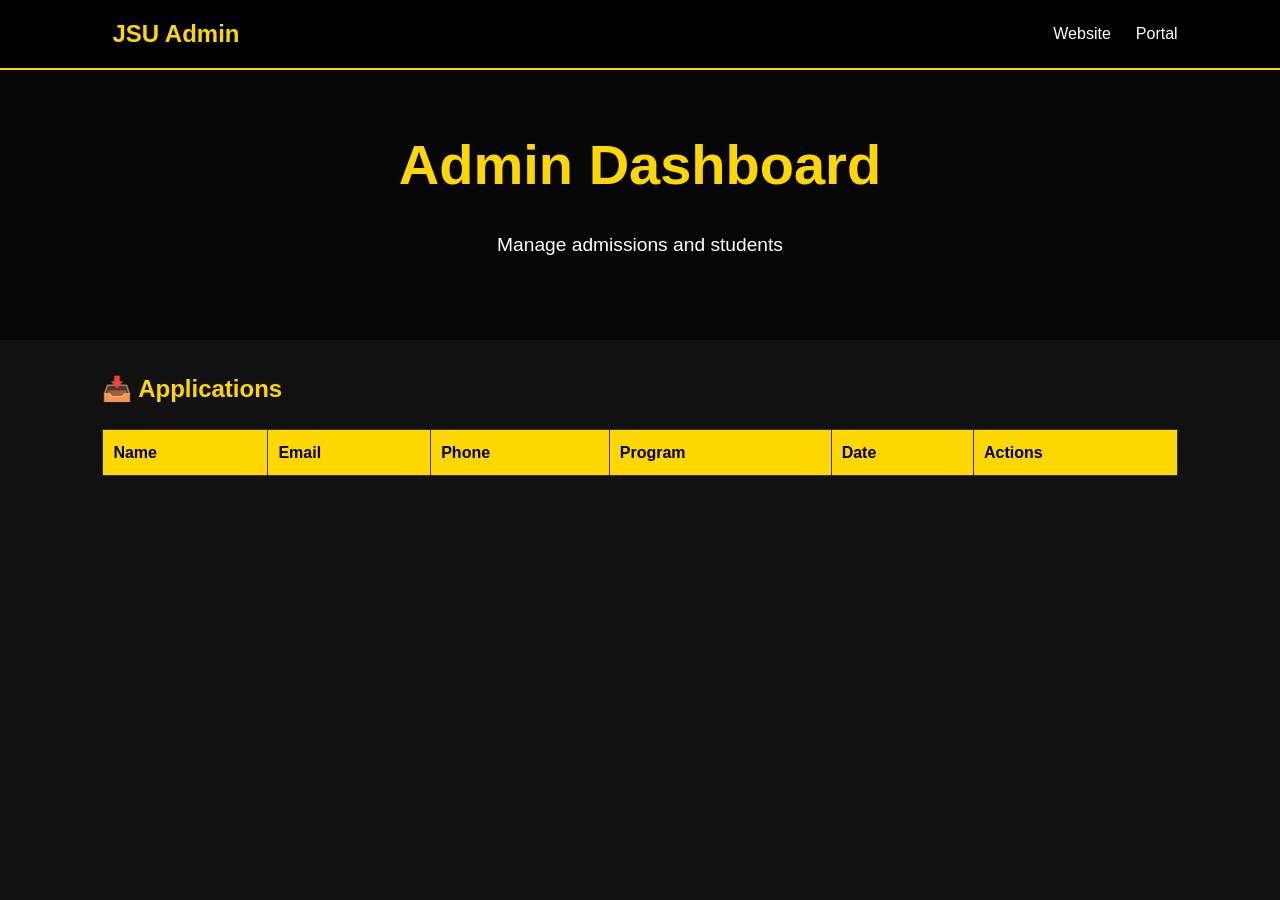
<file: admin.html>
<!DOCTYPE html>
<html lang="en">
<head>
<meta charset="UTF-8">
<meta name="viewport" content="width=device-width, initial-scale=1.0">
<title>Admin Dashboard | JS University</title>

<link rel="stylesheet" href="css/style.css">

<style>
.admin-container{
    padding:30px 8%;
}

.table{
    width:100%;
    border-collapse:collapse;
    margin-top:20px;
}

.table th, .table td{
    border:1px solid #333;
    padding:10px;
    text-align:left;
}

.table th{
    background:gold;
    color:black;
}

.btn-small{
    padding:6px 10px;
    font-size:12px;
    margin:2px;
}
</style>

</head>

<body>

<header>
    <nav class="navbar">
        <div class="logo">
            <i class="fas fa-crown"></i>
            <span>JSU Admin</span>
        </div>

        <ul class="nav-links">
            <li><a href="index.html">Website</a></li>
            <li><a href="portal.html">Portal</a></li>
        </ul>
    </nav>
</header>

<section class="hero">
    <div class="hero-content">
        <h1>Admin Dashboard</h1>
        <p>Manage admissions and students</p>
    </div>
</section>

<section class="admin-container">

<h2 style="color:gold;">📥 Applications</h2>

<table class="table" id="applicationsTable">
    <thead>
        <tr>
            <th>Name</th>
            <th>Email</th>
            <th>Phone</th>
            <th>Program</th>
            <th>Date</th>
            <th>Actions</th>
        </tr>
    </thead>
    <tbody></tbody>
</table>


</section>

<script src="js/admin.js"></script>

</body>
  </html>
</file>
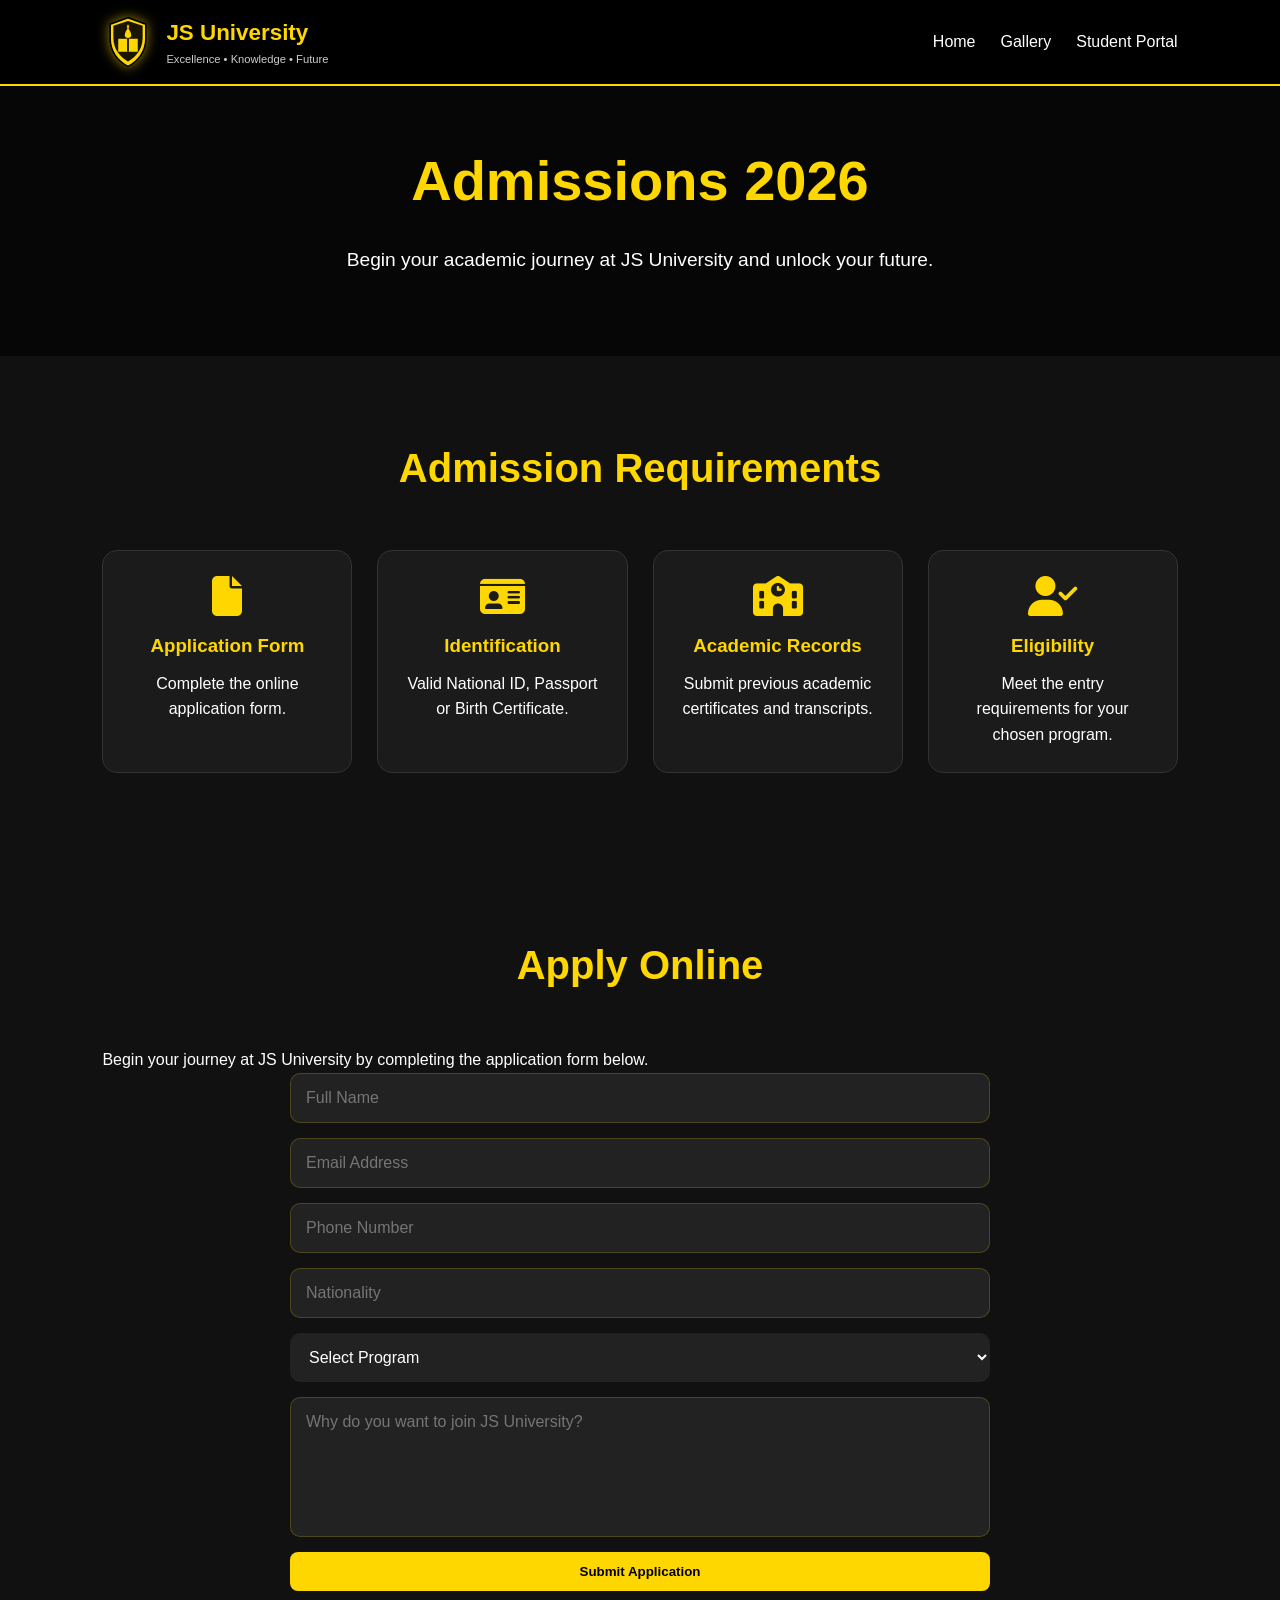
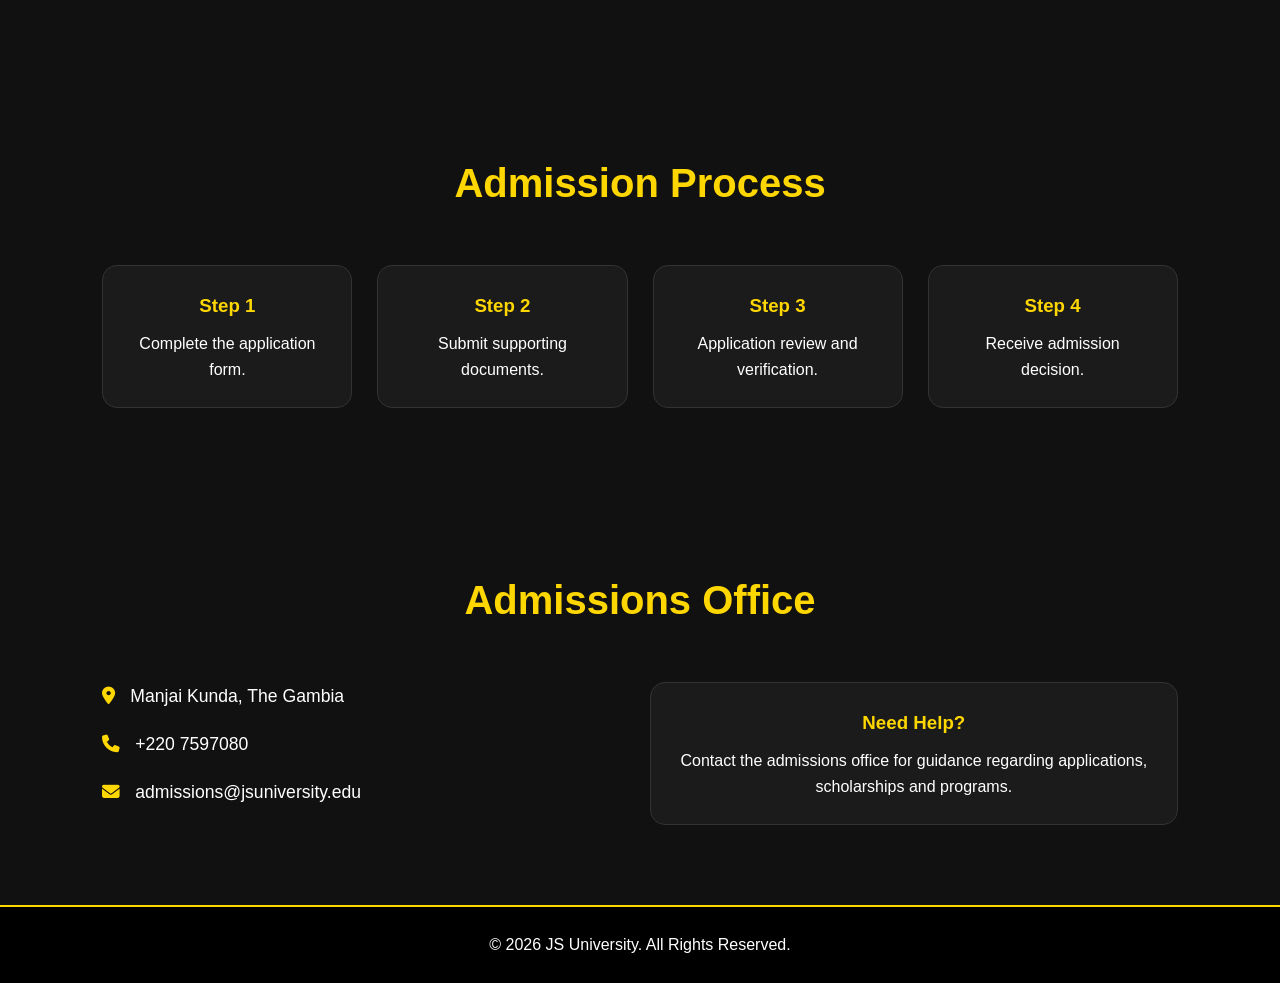
<file: admissions.html>
<!DOCTYPE html>
<html lang="en">
<head>
<meta charset="UTF-8">
<meta name="viewport" content="width=device-width, initial-scale=1.0">
<title>Admissions | JS University</title>

<link rel="stylesheet" href="css/style.css">

<link rel="stylesheet"
href="https://cdnjs.cloudflare.com/ajax/libs/font-awesome/6.5.1/css/all.min.css">
</head>

<body>

<!-- HEADER -->
<header>
    <nav class="navbar">

        <div class="logo-svg">
    
<svg width="52" height="52" viewBox="0 0 64 64">

  <!-- Shield -->
  <path d="M32 2 L54 10 V28 C54 44 44 56 32 62 C20 56 10 44 10 28 V10 Z"
        fill="gold" stroke="#000" stroke-width="2"/>

  <!-- Inner border -->
  <path d="M32 6 L50 12 V27 C50 41 41 51 32 56 C23 51 14 41 14 27 V12 Z"
        fill="black" opacity="0.9"/>

  <!-- Book -->
  <path d="M20 28 H44 V44 H20 Z" fill="gold"/>

  <path d="M32 28 V44" stroke="black" stroke-width="2"/>

  <!-- Torch -->
  <path d="M32 14 C30 18 28 20 28 24 C28 28 36 28 36 24 C36 20 34 18 32 14 Z"
        fill="gold"/>

  <!-- Flame -->
  <path d="M32 10 C30 12 30 14 32 16 C34 14 34 12 32 10 Z"
        fill="orange"/>

</svg>

<div class="logo-text">
    <div class="title">JS University</div>
    <div class="subtitle">Excellence • Knowledge • Future</div>
</div>

</div>

        <ul class="nav-links">
            <li><a href="index.html">Home</a></li>
            <li><a href="gallery.html">Gallery</a></li>
            <li><a href="portal.html">Student Portal</a></li>
        </ul>

        <div class="menu-btn">
            <i class="fas fa-bars"></i>
        </div>

    </nav>
</header>

<!-- HERO -->
<section class="hero">

    <div class="hero-content">

        <h1>Admissions 2026</h1>

        <p>
            Begin your academic journey at
            JS University and unlock your future.
        </p>

    </div>

</section>

<!-- ADMISSION REQUIREMENTS -->
<section class="section">

    <div class="section-title">
        <h2>Admission Requirements</h2>
    </div>

    <div class="cards">

        <div class="card">
            <i class="fas fa-file"></i>
            <h3>Application Form</h3>
            <p>
                Complete the online application form.
            </p>
        </div>

        <div class="card">
            <i class="fas fa-id-card"></i>
            <h3>Identification</h3>
            <p>
                Valid National ID, Passport or Birth Certificate.
            </p>
        </div>

        <div class="card">
            <i class="fas fa-school"></i>
            <h3>Academic Records</h3>
            <p>
                Submit previous academic certificates
                and transcripts.
            </p>
        </div>

        <div class="card">
            <i class="fas fa-user-check"></i>
            <h3>Eligibility</h3>
            <p>
                Meet the entry requirements for
                your chosen program.
            </p>
        </div>

    </div>

</section>

<!-- APPLICATION FORM -->
<section class="section">

    <div class="section-title">
        <h2>Apply Online</h2>
    </div>
    
    <p class="apply-subtitle">
Begin your journey at JS University by completing the application form below.
</p>

    <form id="admissionForm" class="contact-form">

        <input
            type="text"
            placeholder="Full Name"
            required>

        <input
            type="email"
            placeholder="Email Address"
            required>

        <input
            type="tel"
            placeholder="Phone Number"
            required>

        <input
            type="text"
            placeholder="Nationality"
            required>

        <select
            required
            style="
            padding:15px;
            border:none;
            border-radius:10px;
            background:#222;
            color:white;
            ">

            <option value="">
                Select Program
            </option>

            <option>
                Computer Science
            </option>

            <option>
                Business Administration
            </option>

            <option>
                Applied Sciences
            </option>

            <option>
                Law
            </option>

        </select>

        <textarea
            rows="5"
            placeholder="Why do you want to join JS University?"
            required></textarea>

        <button
            type="submit"
            class="btn">

            Submit Application

        </button>

    </form>

</section>

<!-- ADMISSION PROCESS -->
<section class="section">

    <div class="section-title">
        <h2>Admission Process</h2>
    </div>

    <div class="cards">

        <div class="card">
            <h3>Step 1</h3>
            <p>
                Complete the application form.
            </p>
        </div>

        <div class="card">
            <h3>Step 2</h3>
            <p>
                Submit supporting documents.
            </p>
        </div>

        <div class="card">
            <h3>Step 3</h3>
            <p>
                Application review and verification.
            </p>
        </div>

        <div class="card">
            <h3>Step 4</h3>
            <p>
                Receive admission decision.
            </p>
        </div>

    </div>

</section>

<!-- CONTACT -->
<section class="section">

    <div class="section-title">
        <h2>Admissions Office</h2>
    </div>

    <div class="contact-container">

        <div class="contact-info">

            <p>
                <i class="fas fa-location-dot"></i>
                Manjai Kunda, The Gambia
            </p>

            <p>
                <i class="fas fa-phone"></i>
                +220 7597080
            </p>

            <p>
                <i class="fas fa-envelope"></i>
                admissions@jsuniversity.edu
            </p>

        </div>

        <div class="card">

            <h3>Need Help?</h3>

            <p>
                Contact the admissions office for
                guidance regarding applications,
                scholarships and programs.
            </p>

        </div>

    </div>

</section>

<!-- FOOTER -->
<footer>

    <p>
        © 2026 JS University.
        All Rights Reserved.
    </p>

</footer>

<script src="js/script.js"></script>

</body>
  </html>
</file>
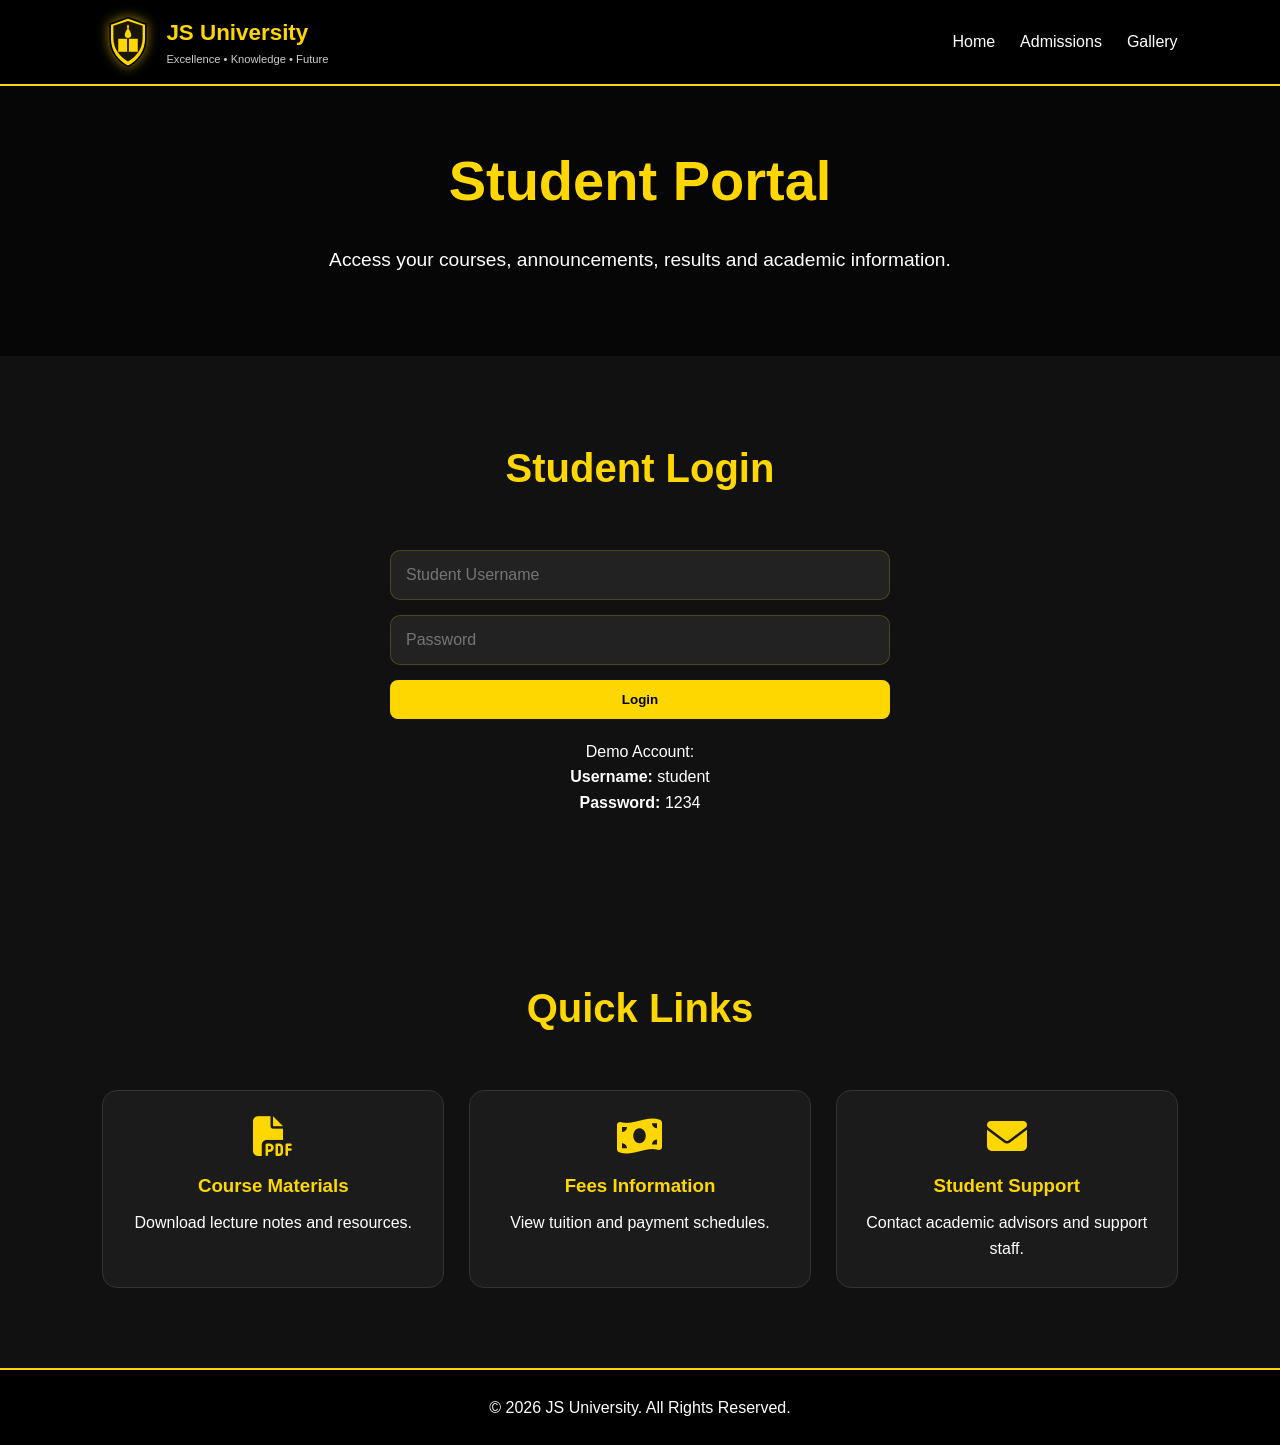
<file: portal.html>
<!DOCTYPE html>
<html lang="en">
<head>
<meta charset="UTF-8">
<meta name="viewport" content="width=device-width, initial-scale=1.0">
<title>Student Portal | JS University</title>

<link rel="stylesheet" href="css/style.css">

<link rel="stylesheet"
href="https://cdnjs.cloudflare.com/ajax/libs/font-awesome/6.5.1/css/all.min.css">
</head>

<body>

<!-- HEADER -->
<header>
    <nav class="navbar">

        <div class="logo-svg">
    
<svg width="52" height="52" viewBox="0 0 64 64">

  <!-- Shield -->
  <path d="M32 2 L54 10 V28 C54 44 44 56 32 62 C20 56 10 44 10 28 V10 Z"
        fill="gold" stroke="#000" stroke-width="2"/>

  <!-- Inner border -->
  <path d="M32 6 L50 12 V27 C50 41 41 51 32 56 C23 51 14 41 14 27 V12 Z"
        fill="black" opacity="0.9"/>

  <!-- Book -->
  <path d="M20 28 H44 V44 H20 Z" fill="gold"/>

  <path d="M32 28 V44" stroke="black" stroke-width="2"/>

  <!-- Torch -->
  <path d="M32 14 C30 18 28 20 28 24 C28 28 36 28 36 24 C36 20 34 18 32 14 Z"
        fill="gold"/>

  <!-- Flame -->
  <path d="M32 10 C30 12 30 14 32 16 C34 14 34 12 32 10 Z"
        fill="orange"/>

</svg>

<div class="logo-text">
    <div class="title">JS University</div>
    <div class="subtitle">Excellence • Knowledge • Future</div>
</div>

</div>
        <ul class="nav-links">
            <li><a href="index.html">Home</a></li>
            <li><a href="admissions.html">Admissions</a></li>
            <li><a href="gallery.html">Gallery</a></li>
        </ul>

        <div class="menu-btn">
            <i class="fas fa-bars"></i>
        </div>

    </nav>
</header>

<!-- HERO -->
<section class="hero">

    <div class="hero-content">
        <h1>Student Portal</h1>
        <p>
            Access your courses, announcements,
            results and academic information.
        </p>
    </div>

</section>

<!-- LOGIN SECTION -->
<section class="section">

    <div class="section-title">
        <h2>Student Login</h2>
    </div>

    <div id="loginBox"
         style="
         max-width:500px;
         margin:auto;
         ">

        <form id="loginForm"
              class="contact-form">

            <input
                type="text"
                id="username"
                placeholder="Student Username"
                required>

            <input
                type="password"
                id="password"
                placeholder="Password"
                required>

            <button
                type="submit"
                class="btn">
                Login
            </button>

        </form>

        <div style="
        margin-top:20px;
        text-align:center;
        ">
            <p>
                Demo Account:
            </p>
            <p><strong>Username:</strong> student</p>
            <p><strong>Password:</strong> 1234</p>
        </div>

    </div>

</section>

<!-- DASHBOARD -->
<section class="section"
         id="dashboard"
         style="display:none;">

    <div class="section-title">
        <h2>Student Dashboard</h2>
    </div>

    <div class="cards">

        <div class="card">
            <i class="fas fa-bullhorn"></i>
            <h3>Announcements</h3>
            <p>
                Semester registration opens next week.
            </p>
        </div>

        <div class="card">
            <i class="fas fa-book"></i>
            <h3>My Courses</h3>
            <p>
                Computer Science 101<br>
                Web Development<br>
                Database Systems
            </p>
        </div>

        <div class="card">
            <i class="fas fa-chart-line"></i>
            <h3>Results</h3>
            <p>
                GPA: 3.8 / 4.0
            </p>
        </div>

        <div class="card">
            <i class="fas fa-calendar"></i>
            <h3>Academic Calendar</h3>
            <p>
                Midterm Exams: July 15<br>
                Final Exams: September 10
            </p>
        </div>
        
        <div class="card">
    <h3>Student Record</h3>

    <p><strong>ID:</strong> <span id="studentId"></span></p>
    <p><strong>Program:</strong> <span id="studentProgram"></span></p>
    <p><strong>Level:</strong> <span id="studentLevel"></span></p>
    <p><strong>Status:</strong> <span id="studentStatus"></span></p>
</div>

<div class="card">

    <h3>Admission History</h3>

    <p><strong>Status:</strong>
        <span id="admissionStatus">-</span>
    </p>

    <p><strong>Applied:</strong>
        <span id="applicationDate">-</span>
    </p>

    <p><strong>Approved:</strong>
        <span id="approvalDate">-</span>
    </p>

</div>

    </div>

</section>

<!-- QUICK LINKS -->
<section class="section">

    <div class="section-title">
        <h2>Quick Links</h2>
    </div>

    <div class="cards">

        <div class="card">
            <i class="fas fa-file-pdf"></i>
            <h3>Course Materials</h3>
            <p>
                Download lecture notes and resources.
            </p>
        </div>

        <div class="card">
            <i class="fas fa-money-bill-wave"></i>
            <h3>Fees Information</h3>
            <p>
                View tuition and payment schedules.
            </p>
        </div>

        <div class="card">
            <i class="fas fa-envelope"></i>
            <h3>Student Support</h3>
            <p>
                Contact academic advisors and support staff.
            </p>
        </div>

    </div>

</section>

<!-- FOOTER -->
<footer>
    <p>
        © 2026 JS University.
        All Rights Reserved.
    </p>
</footer>

<script src="js/script.js"></script>

</body>
      </html>
</file>
<file: css/style.css>
*{
    margin:0;
    padding:0;
    box-sizing:border-box;
    font-family:'Segoe UI',sans-serif;
}

html{
    scroll-behavior:smooth;
}

body{
    background:#111;
    color:#fff;
    line-height:1.6;
}

/* NAVBAR */

header{
    position:sticky;
    top:0;
    z-index:1000;
}

.navbar{
    display:flex;
    justify-content:space-between;
    align-items:center;
    padding:15px 8%;
    background:#000;
    border-bottom:2px solid gold;
}

.logo{
    display:flex;
    align-items:center;
    gap:10px;
    color:gold;
    font-size:1.5rem;
    font-weight:bold;
}

.logo i{
    font-size:1.8rem;
}

.nav-links{
    display:flex;
    list-style:none;
    gap:25px;
}

.nav-links a{
    text-decoration:none;
    color:white;
    transition:.3s;
    font-weight:500;
}

.nav-links a:hover{
    color:gold;
}

/* MOBILE MENU */

.menu-btn{
    display:none;
    color:gold;
    font-size:1.8rem;
    cursor:pointer;
}

/* HERO */

.hero{
    min-height:90vh;
    display:flex;
    align-items:center;
    justify-content:center;
    text-align:center;

    background:
linear-gradient(
    rgba(0,0,0,.65),
    rgba(0,0,0,.65)
),
url('https://images.unsplash.com/photo-1523050854058-8df90110c9f1?w=1600');

    background-size:cover;
    background-position:center;
}

.hero-content{
    max-width:800px;
    padding:20px;
}

.hero h1{
    font-size:3.5rem;
    color:gold;
    margin-bottom:20px;
}

.hero p{
    font-size:1.2rem;
    margin-bottom:30px;
}

.hero-buttons{
    display:flex;
    justify-content:center;
    gap:15px;
    flex-wrap:wrap;
}

/* BUTTONS */

.btn{
    display:inline-block;
    background:gold;
    color:black;
    padding:12px 25px;
    border-radius:8px;
    text-decoration:none;
    font-weight:bold;
    transition:.3s;
    border:none;
    cursor:pointer;
}

.btn:hover{
    transform:translateY(-3px);
}

.btn-outline{
    background:transparent;
    color:gold;
    border:2px solid gold;
}

.btn-outline:hover{
    background:gold;
    color:black;
}

/* GENERAL SECTION */

.section{
    padding:80px 8%;
}

.section-title{
    text-align:center;
    margin-bottom:50px;
}

.section-title h2{
    color:gold;
    font-size:2.5rem;
}

/* ABOUT */

.about-content{
    display:grid;
    grid-template-columns:1fr 1fr;
    gap:40px;
    align-items:center;
}

.about-text p{
    margin-bottom:15px;
    font-size:1.05rem;
}

.about-image img{
    width:100%;
    border-radius:15px;
    border:3px solid gold;
}

/* CARDS */

.cards{
    display:grid;
    grid-template-columns:
    repeat(auto-fit,minmax(250px,1fr));

    gap:25px;
}

.card{
    background:#1b1b1b;
    padding:25px;
    border-radius:15px;
    text-align:center;
    border:1px solid #333;
    transition:.3s;
}

.card:hover{
    transform:translateY(-8px);
    border-color:gold;
}

.card i{
    font-size:2.5rem;
    color:gold;
    margin-bottom:15px;
}

.card h3{
    color:gold;
    margin-bottom:10px;
}

/* CONTACT */

.contact-container{
    display:grid;
    grid-template-columns:1fr 1fr;
    gap:20px;
}

.contact-info{
    display:flex;
    flex-direction:column;
    gap:20px;
}

.contact-info p{
    font-size:1.1rem;
}

.contact-info i{
    color:gold;
    margin-right:10px;
}

.contact-form{
    display:flex;
    flex-direction:column;
    gap:15px;
}

.contact-form input,
.contact-form textarea{
    width:100%;
    padding:15px;
    border:none;
    border-radius:10px;
    outline:none;
    background:#222;
    color:white;
}

.contact-form textarea{
    resize:none;
}

/* FOOTER */

footer{
    text-align:center;
    padding:25px;
    border-top:2px solid gold;
    background:#000;
}

/* ANIMATION */

.fade-in{
    opacity:0;
    transform:translateY(30px);
    transition:all .8s ease;
}

.fade-in.show{
    opacity:1;
    transform:translateY(0);
}

/* RESPONSIVE */

@media(max-width:900px){

    .about-content,
    .contact-container{
        grid-template-columns:1fr;
    }

    .hero h1{
        font-size:2.5rem;
    }

    .nav-links{
        position:absolute;
        top:70px;
        left:-100%;
        width:100%;
        background:#000;
        flex-direction:column;
        text-align:center;
        padding:20px 0;
        transition:.4s;
        border-top:1px solid gold;
    }

    .nav-links.active{
        left:0;
    }

    .menu-btn{
        display:block;
    }
}

@media(max-width:600px){

    .hero h1{
        font-size:2rem;
    }

    .section-title h2{
        font-size:2rem;
    }

    .hero p{
        font-size:1rem;
    }

    .btn{
        width:100%;
    }
}

.logo.crest{
    display:flex;
    align-items:center;
    gap:12px;
}

.crest-icon{
    width:45px;
    height:45px;
    border-radius:50%;
    background:gold;
    display:flex;
    align-items:center;
    justify-content:center;
    color:black;
    font-size:20px;
    box-shadow:0 0 15px rgba(255,215,0,0.5);
}

.crest-text{
    display:flex;
    flex-direction:column;
    line-height:1.2;
}

.uni-name{
    font-size:1.4rem;
    font-weight:bold;
    color:gold;
}

.crest-text small{
    font-size:0.7rem;
    color:#ccc;
}

.logo-svg{
    display:flex;
    align-items:center;
    gap:12px;
}

.logo-svg svg{
    filter: drop-shadow(0 0 6px rgba(255,215,0,0.6));
}

.logo-text .title{
    font-size:1.4rem;
    font-weight:bold;
    color:gold;
}

.logo-text .subtitle{
    font-size:0.7rem;
    color:#ccc;
}

.contact-form{
    max-width:700px;
    margin:auto;
    display:flex;
    flex-direction:column;
    gap:15px;
}

.contact-form input,
.contact-form select,
.contact-form textarea{
    width:100%;
    padding:15px;
    border:none;
    border-radius:10px;
    background:#222;
    color:white;
    font-size:16px;
}

.contact-form textarea{
    min-height:140px;
}

.hero{
    min-height:30vh;
}

.contact-form input,
.contact-form select,
.contact-form textarea{
    border:1px solid rgba(255,215,0,0.2);
}

.contact-form input:focus,
.contact-form select:focus,
.contact-form textarea:focus{
    outline:none;
    border-color:gold;
    box-shadow:0 0 10px rgba(255,215,0,0.3);
}
</file>
